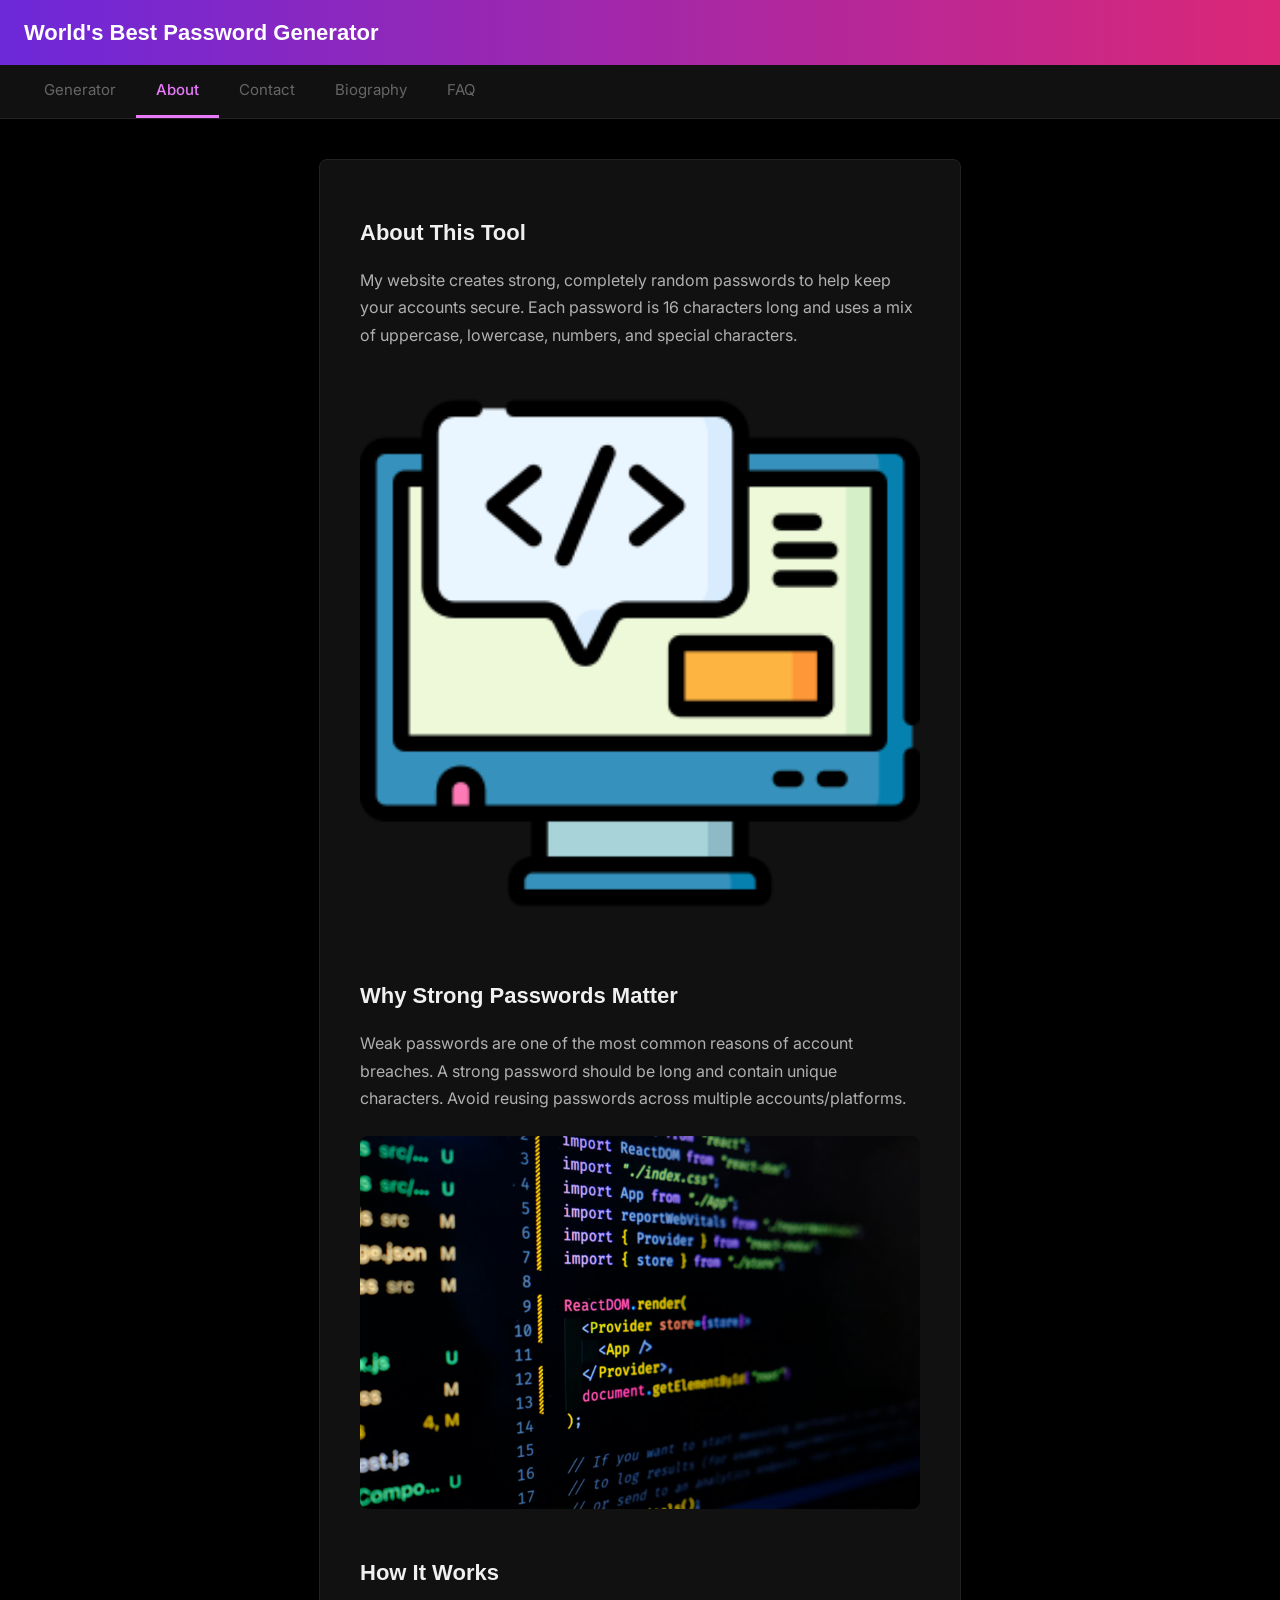
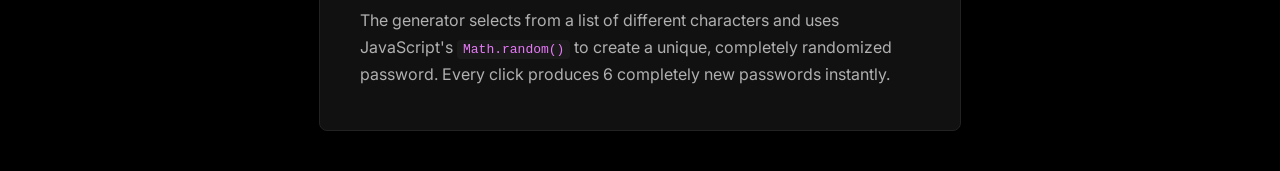
<file: about.html>
<!DOCTYPE html>
<html>
    <head>
        <meta name="viewport" content="width=device-width, initial-scale=1.0">
        <meta name="description" content="Learn how the World's Best Password Generator works and why strong passwords are essential for keeping your accounts secure.">
        <title>About - Password Generator</title>
        <link rel="stylesheet" href="style.css">

        <!-- Fonts -->
        <link rel="preconnect" href="https://fonts.googleapis.com">
        <link rel="preconnect" href="https://fonts.gstatic.com" crossorigin>
        <link href="https://fonts.googleapis.com/css2?family=Happy+Monkey&family=Karla:wght@600;800&family=Orbitron&display=swap" rel="stylesheet">
        <link rel="preconnect" href="https://fonts.googleapis.com">
        <link rel="preconnect" href="https://fonts.gstatic.com" crossorigin>
        <link href="https://fonts.googleapis.com/css2?family=Happy+Monkey&family=Inter:wght@200;300&family=Karla:wght@600;800&family=Orbitron&display=swap" rel="stylesheet">
    </head>
    <body>
        <!-- Banner -->
        <div id="banner">
            <a href="index.html"><h1>World's Best Password Generator</h1></a>
        </div>

        <!-- Nav -->
        <nav id="navbar">
            <a href="index.html" class="nav-link">Generator</a>
            <a href="about.html" class="nav-link active">About</a>
            <a href="contact.html" class="nav-link">Contact</a>
            <a href="biography.html" class="nav-link">Biography</a>
            <a href="faq.html" class="nav-link">FAQ</a>
        </nav>

        <!-- Main Content -->
        <div id="wrapper">

            <h2 class="page-heading">About This Tool</h2>
            <p class="page-text">My website creates strong, completely random passwords to help keep your accounts secure. Each password is 16 characters long and uses a mix of uppercase, lowercase, numbers, and special characters.</p>

            <img class="page-image" src="code-icon.png" alt="Computer with code icon">

            <h2 class="page-heading">Why Strong Passwords Matter</h2>
            <p class="page-text">Weak passwords are one of the most common reasons of account breaches. A strong password should be long and contain unique characters. Avoid reusing passwords across multiple accounts/platforms.</p>

            <img class="page-image" src="password-security.avif" alt="Code on a screen">

            <h2 class="page-heading">How It Works</h2>
            <p class="page-text">The generator selects from a list of different characters and uses JavaScript's <code>Math.random()</code> to create a unique, completely randomized password. Every click produces 6 completely new passwords instantly.</p>

        </div>

        <script src="script.js"></script>
    </body>
</html>
</file>
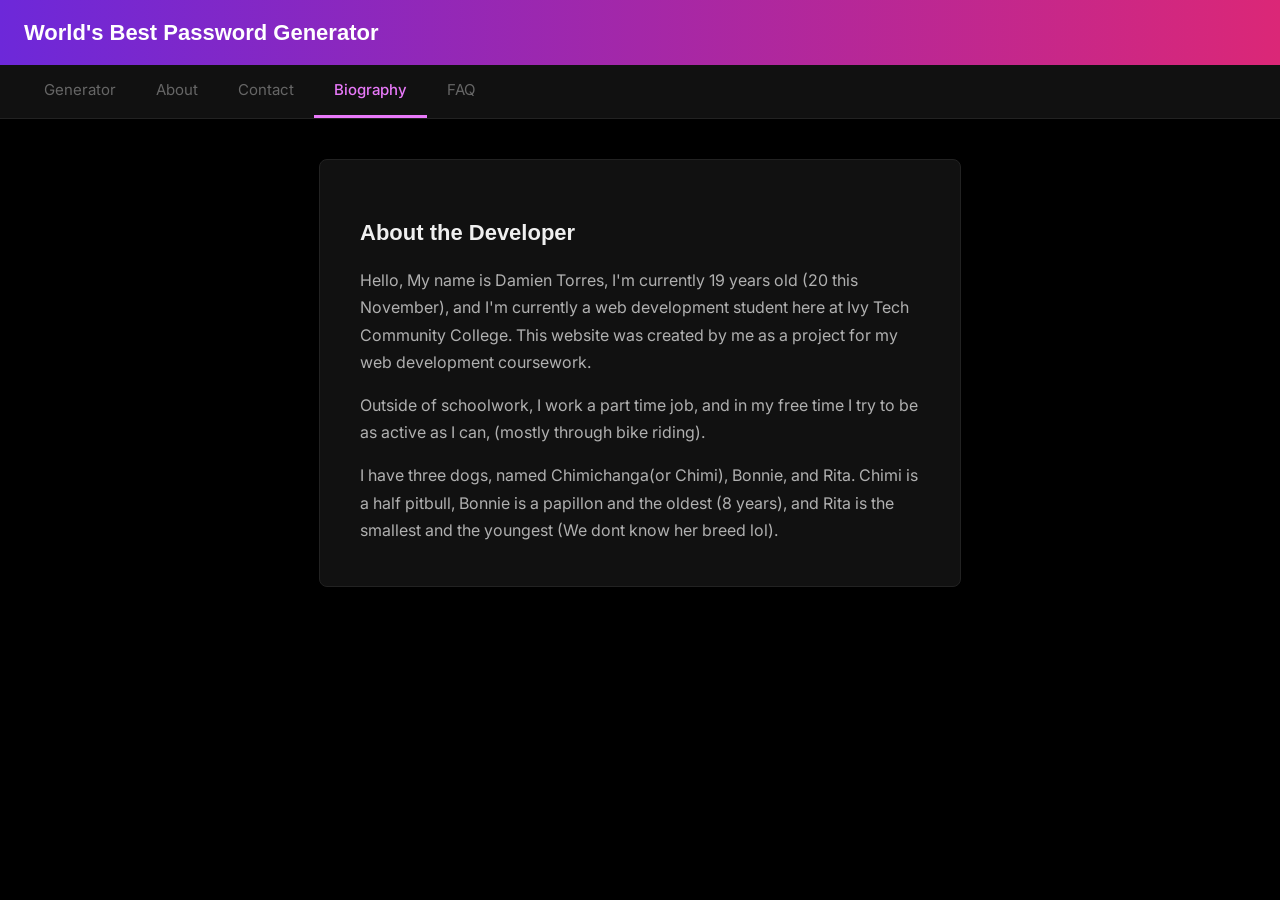
<file: biography.html>
<!DOCTYPE html>
<html>
    <head>
        <meta name="viewport" content="width=device-width, initial-scale=1.0">
        <meta name="description" content="Meet Damien Torres, the web development student behind the World's Best Password Generator.">
        <title>Biography - Password Generator</title>
        <link rel="stylesheet" href="style.css">

        <!-- Fonts -->
        <link rel="preconnect" href="https://fonts.googleapis.com">
        <link rel="preconnect" href="https://fonts.gstatic.com" crossorigin>
        <link href="https://fonts.googleapis.com/css2?family=Happy+Monkey&family=Karla:wght@600;800&family=Orbitron&display=swap" rel="stylesheet">
        <link rel="preconnect" href="https://fonts.googleapis.com">
        <link rel="preconnect" href="https://fonts.gstatic.com" crossorigin>
        <link href="https://fonts.googleapis.com/css2?family=Happy+Monkey&family=Inter:wght@200;300&family=Karla:wght@600;800&family=Orbitron&display=swap" rel="stylesheet">
    </head>
    <body>
        <!-- Banner -->
        <div id="banner">
            <a href="index.html"><h1>World's Best Password Generator</h1></a>
        </div>

        <!-- Nav -->
        <nav id="navbar">
            <a href="index.html" class="nav-link">Generator</a>
            <a href="about.html" class="nav-link">About</a>
            <a href="contact.html" class="nav-link">Contact</a>
            <a href="biography.html" class="nav-link active">Biography</a>
            <a href="faq.html" class="nav-link">FAQ</a>
        </nav>

        <!-- Main Content -->
        <div id="wrapper">

            <h2 class="page-heading">About the Developer</h2>
            <p class="page-text">Hello, My name is Damien Torres, I'm currently 19 years old (20 this November), and I'm currently a web development student here at Ivy Tech Community College. This website was created by me as a project for my web development coursework.</p>

            <p class="page-text">Outside of schoolwork, I work a part time job, and in my free time I try to be as active as I can, (mostly through bike riding).</p>

            <p class="page-text">I have three dogs, named Chimichanga(or Chimi), Bonnie, and Rita. Chimi is a half pitbull, Bonnie is a papillon and the oldest (8 years), and Rita is the smallest and the youngest (We dont know her breed lol).

        </div>

        <script src="script.js"></script>
    </body>
</html>
</file>
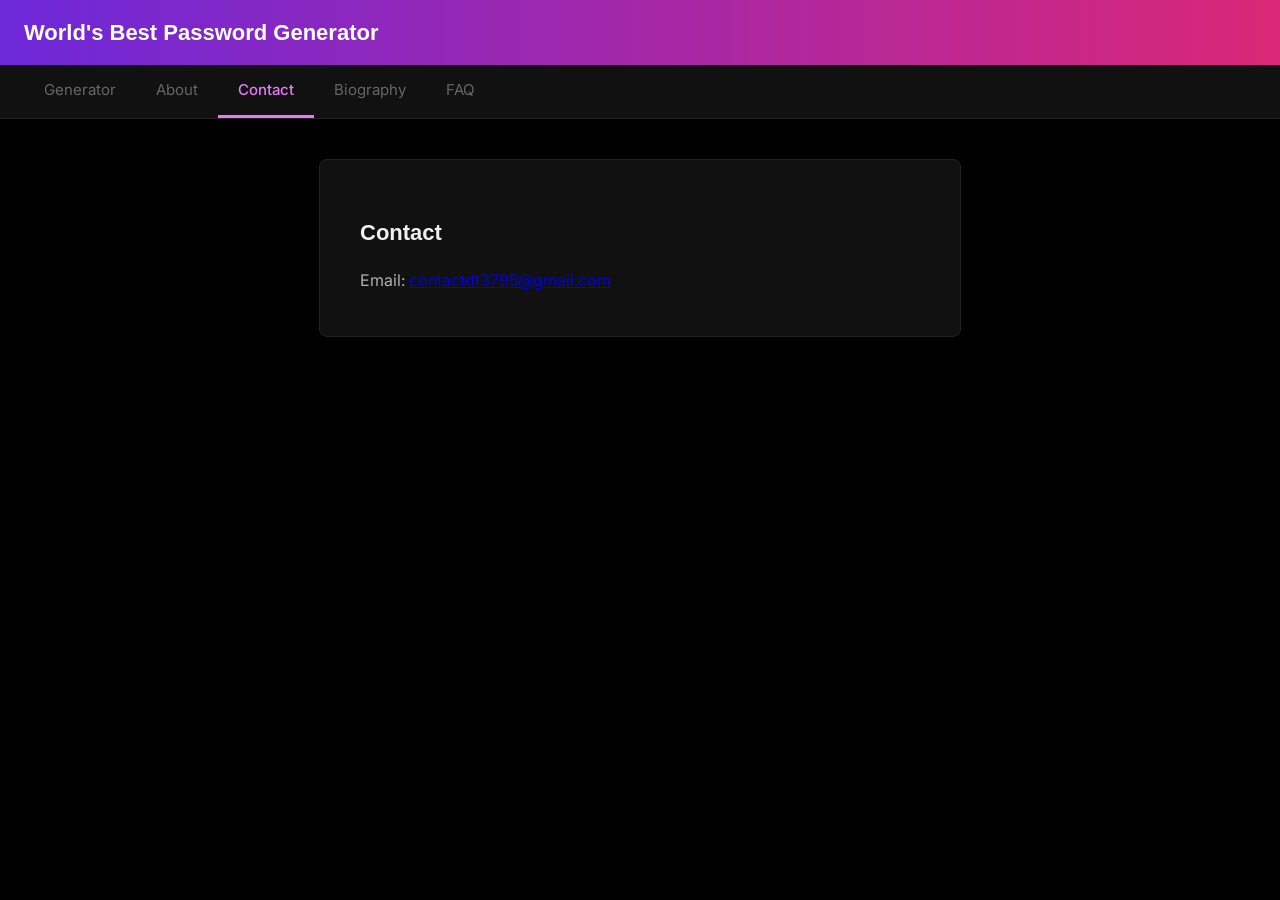
<file: contact.html>
<!DOCTYPE html>
<html>
    <head>
        <meta name="viewport" content="width=device-width, initial-scale=1.0">
        <meta name="description" content="Get in touch with the developer of the World's Best Password Generator.">
        <title>Contact - Password Generator</title>
        <link rel="stylesheet" href="style.css">
        
        <!-- Fonts -->
        <link rel="preconnect" href="https://fonts.googleapis.com">
        <link rel="preconnect" href="https://fonts.gstatic.com" crossorigin>
        <link href="https://fonts.googleapis.com/css2?family=Happy+Monkey&family=Karla:wght@600;800&family=Orbitron&display=swap" rel="stylesheet">
        <link rel="preconnect" href="https://fonts.googleapis.com">
        <link rel="preconnect" href="https://fonts.gstatic.com" crossorigin>
        <link href="https://fonts.googleapis.com/css2?family=Happy+Monkey&family=Inter:wght@200;300&family=Karla:wght@600;800&family=Orbitron&display=swap" rel="stylesheet">
    </head>
    <body>
        <!-- Banner -->
        <div id="banner">
            <a href="index.html"><h1>World's Best Password Generator</h1></a>
        </div>
        <!-- Nav -->
        <nav id="navbar">
            <a href="index.html" class="nav-link">Generator</a>
            <a href="about.html" class="nav-link">About</a>
            <a href="contact.html" class="nav-link active">Contact</a>
            <a href="biography.html" class="nav-link">Biography</a>
            <a href="faq.html" class="nav-link">FAQ</a>
        </nav>
        <!-- Text -->
        <div id="wrapper">
            <h2 class="page-heading">Contact</h2>
            <p class="page-text">Email: <a href="mailto:contactdt3795@gmail.com">contactdt3795@gmail.com</a></p>
</file>
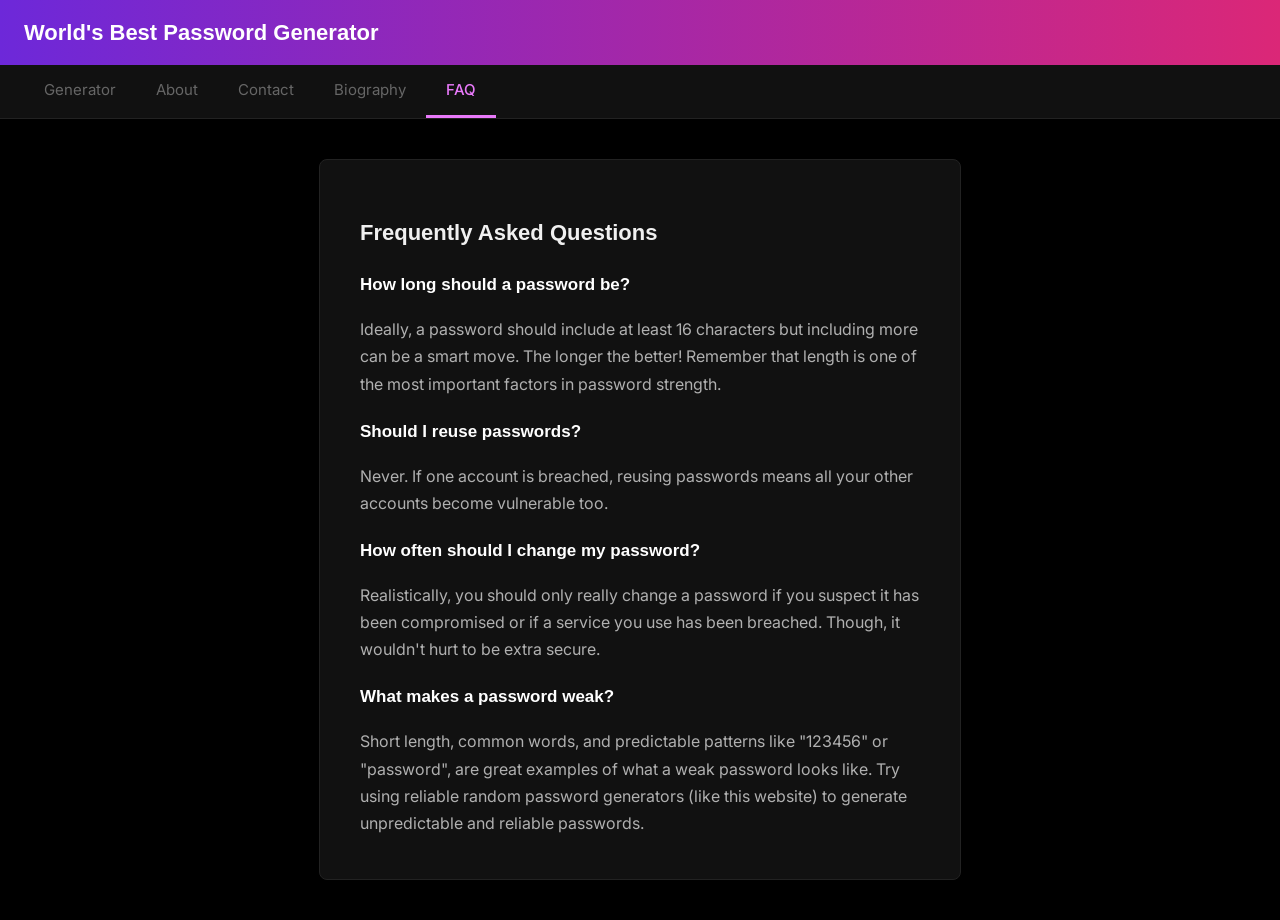
<file: faq.html>
<!DOCTYPE html>
<html>
    <head>
        <meta name="viewport" content="width=device-width, initial-scale=1.0">
        <meta name="description" content="Frequently asked questions about password security, length, reuse, and best practices from the World's Best Password Generator.">
        <title>FAQ - Password Generator</title>
        <link rel="stylesheet" href="style.css">

        <!-- Fonts -->
        <link rel="preconnect" href="https://fonts.googleapis.com">
        <link rel="preconnect" href="https://fonts.gstatic.com" crossorigin>
        <link href="https://fonts.googleapis.com/css2?family=Happy+Monkey&family=Karla:wght@600;800&family=Orbitron&display=swap" rel="stylesheet">
        <link rel="preconnect" href="https://fonts.googleapis.com">
        <link rel="preconnect" href="https://fonts.gstatic.com" crossorigin>
        <link href="https://fonts.googleapis.com/css2?family=Happy+Monkey&family=Inter:wght@200;300&family=Karla:wght@600;800&family=Orbitron&display=swap" rel="stylesheet">
    </head>
    <body>
        <!-- Banner -->
        <div id="banner">
            <a href="index.html"><h1>World's Best Password Generator</h1></a>
        </div>

        <!-- Nav -->
        <nav id="navbar">
            <a href="index.html" class="nav-link">Generator</a>
            <a href="about.html" class="nav-link">About</a>
            <a href="contact.html" class="nav-link">Contact</a>
            <a href="biography.html" class="nav-link">Biography</a>
            <a href="faq.html" class="nav-link active">FAQ</a>
        </nav>

        <!-- Text -->
        <div id="wrapper">

            <h2 class="page-heading">Frequently Asked Questions</h2>

            <h3 class="page-subheading">How long should a password be?</h3>
            <p class="page-text">Ideally, a password should include at least 16 characters but including more can be a smart move. The longer the better! Remember that length is one of the most important factors in password strength.</p>

            <h3 class="page-subheading">Should I reuse passwords?</h3>
            <p class="page-text">Never. If one account is breached, reusing passwords means all your other accounts become vulnerable too.</p>

            <h3 class="page-subheading">How often should I change my password?</h3>
            <p class="page-text">Realistically, you should only really change a password if you suspect it has been compromised or if a service you use has been breached. Though, it wouldn't hurt to be extra secure.</p>

            <h3 class="page-subheading">What makes a password weak?</h3>
            <p class="page-text">Short length, common words, and predictable patterns like "123456" or "password", are great examples of what a weak password looks like. Try using reliable random password generators (like this website) to generate unpredictable and reliable passwords.</p>

        </div>

        <script src="script.js"></script>
    </body>
</html>
</file>
<file: style.css>
body {
    margin: 0;
    background-color: #000000;
    font-family: 'Inter', sans-serif;
    line-height: 1.7;
}

#banner {
    background: linear-gradient(to right, #6d28d9, #db2777);
    padding: 14px 24px;
}

#banner a {
    text-decoration: none;
}

#banner h1 {
    color: white;
    font-family: 'Lucida Sans', sans-serif;
    font-size: 22px;
    margin: 0;
}

#navbar {
    display: flex;
    background-color: #111111;
    padding: 0 24px;
    border-bottom: 1px solid #222222;
    flex-wrap: wrap;
}

.nav-link {
    font-family: 'Inter', sans-serif;
    font-size: 15px;
    color: #666666;
    text-decoration: none;
    border-bottom: 3px solid transparent;
    padding: 12px 20px;
}

.nav-link.active {
    color: #e879f9;
    border-bottom: 3px solid #e879f9;
    font-weight: 500;
}

.nav-link:hover {
    color: white;
}

#wrapper {
    max-width: 560px;
    margin: 40px auto;
    background-color: #111111;
    border: 1px solid #222222;
    border-radius: 8px;
    padding: 30px 40px;
}

.page-heading {
    color: #f0f0f0;
    font-family: 'Lucida Sans', sans-serif;
    font-size: 22px;
    margin-top: 24px;
    margin-bottom: 8px;
}

.page-subheading {
    color: #ffffff;
    font-family: 'Lucida Sans', sans-serif;
    font-size: 17px;
    margin-top: 20px;
    margin-bottom: 4px;
}

.page-text {
    font-size: 16px;
    line-height: 1.7;
    color: #b0b0b0;
    margin-bottom: 12px;
}

.page-image {
    width: 100%;
    border-radius: 8px;
    margin: 12px 0;
}

.page-list {
    font-size: 16px;
    line-height: 1.7;
    color: #b0b0b0;
    padding-left: 24px;
    margin-bottom: 12px;
}

.page-list li {
    margin-bottom: 6px;
}

.page-list a {
    color: #e879f9;
}

.page-list a:hover {
    color: white;
}

code {
    background-color: #1a1a1a;
    color: #e879f9;
    padding: 2px 6px;
    border-radius: 4px;
    font-size: 13px;
}

#description {
    text-align: center;
    font-size: 16px;
    margin-bottom: 4px;
    color: #b0b0b0;
}

#arrow {
    text-align: center;
    font-size: 28px;
    color: #db2777;
    margin-bottom: 12px;
}

#button_container {
    display: flex;
    justify-content: center;
}

#button_container button {
    font-family: 'Inter', sans-serif;
    color: white;
    background: linear-gradient(to right, #6d28d9, #db2777);
    font-size: 18px;
    padding: 12px 40px;
    border: none;
    border-radius: 50px;
    cursor: pointer;
}

#button_container button:hover {
    opacity: 0.85;
}

hr {
    margin: 20px 0;
    border: none;
    border-top: 1px solid #222222;
}

#output_label {
    font-size: 14px;
    margin-bottom: 8px;
    color: #999999;
}

#container {
    display: flex;
    justify-content: space-between;
    gap: 10px;
}

.column {
    display: flex;
    flex-direction: column;
    gap: 10px;
    flex: 1;
}

.output_display {
    display: flex;
    align-items: center;
    background-color: #1a1a1a;
    border: 1px solid #333333;
    padding: 6px 10px;
    margin: 0;
    border-radius: 4px;
    color: #e879f9;
    font-size: 13px;
    min-height: 30px;
    word-break: break-all;
}

#contact_form {
    display: flex;
    flex-direction: column;
    gap: 10px;
    margin-top: 16px;
}

#contact_form label {
    font-size: 15px;
    color: #f0f0f0;
    font-weight: 500;
}

#contact_form input,
#contact_form textarea {
    font-family: 'Inter', sans-serif;
    font-size: 15px;
    padding: 10px 14px;
    border: 1px solid #333333;
    border-radius: 6px;
    background-color: #1a1a1a;
    color: #f0f0f0;
    width: 100%;
    box-sizing: border-box;
}

#contact_form button {
    font-family: 'Inter', sans-serif;
    color: white;
    background: linear-gradient(to right, #6d28d9, #db2777);
    border: none;
    border-radius: 6px;
    padding: 10px;
    font-size: 15px;
    cursor: pointer;
    width: 100%;
}

#contact_form button:hover {
    opacity: 0.85;
}

#form_result {
    margin-top: 16px;
    font-size: 15px;
    font-weight: 500;
    padding: 12px;
    border-radius: 6px;
    display: none;
}

.form_success {
    background-color: #1a1a2e;
    color: #e879f9;
    display: block !important;
}

#easter_egg {
    display: none;
    position: fixed;
    bottom: 20px;
    left: 0;
    width: 100%;
    height: 120px;
    pointer-events: none;
    z-index: 999;
}

#skeleton {
    position: absolute;
    height: 120px;
    width: auto;
    animation: run_across 3s linear forwards;
}

@keyframes run_across {
    from { left: -150px; }
    to { left: 110%; }
}

@media (max-width: 600px) {
    #wrapper {
        margin: 16px;
        padding: 20px;
    }

    #banner h1 {
        font-size: 16px;
    }

    .nav-link {
        font-size: 13px;
        padding: 10px 12px;
    }

    #container {
        flex-direction: column;
    }

    .output_display {
        font-size: 11px;
    }
}
</file>
